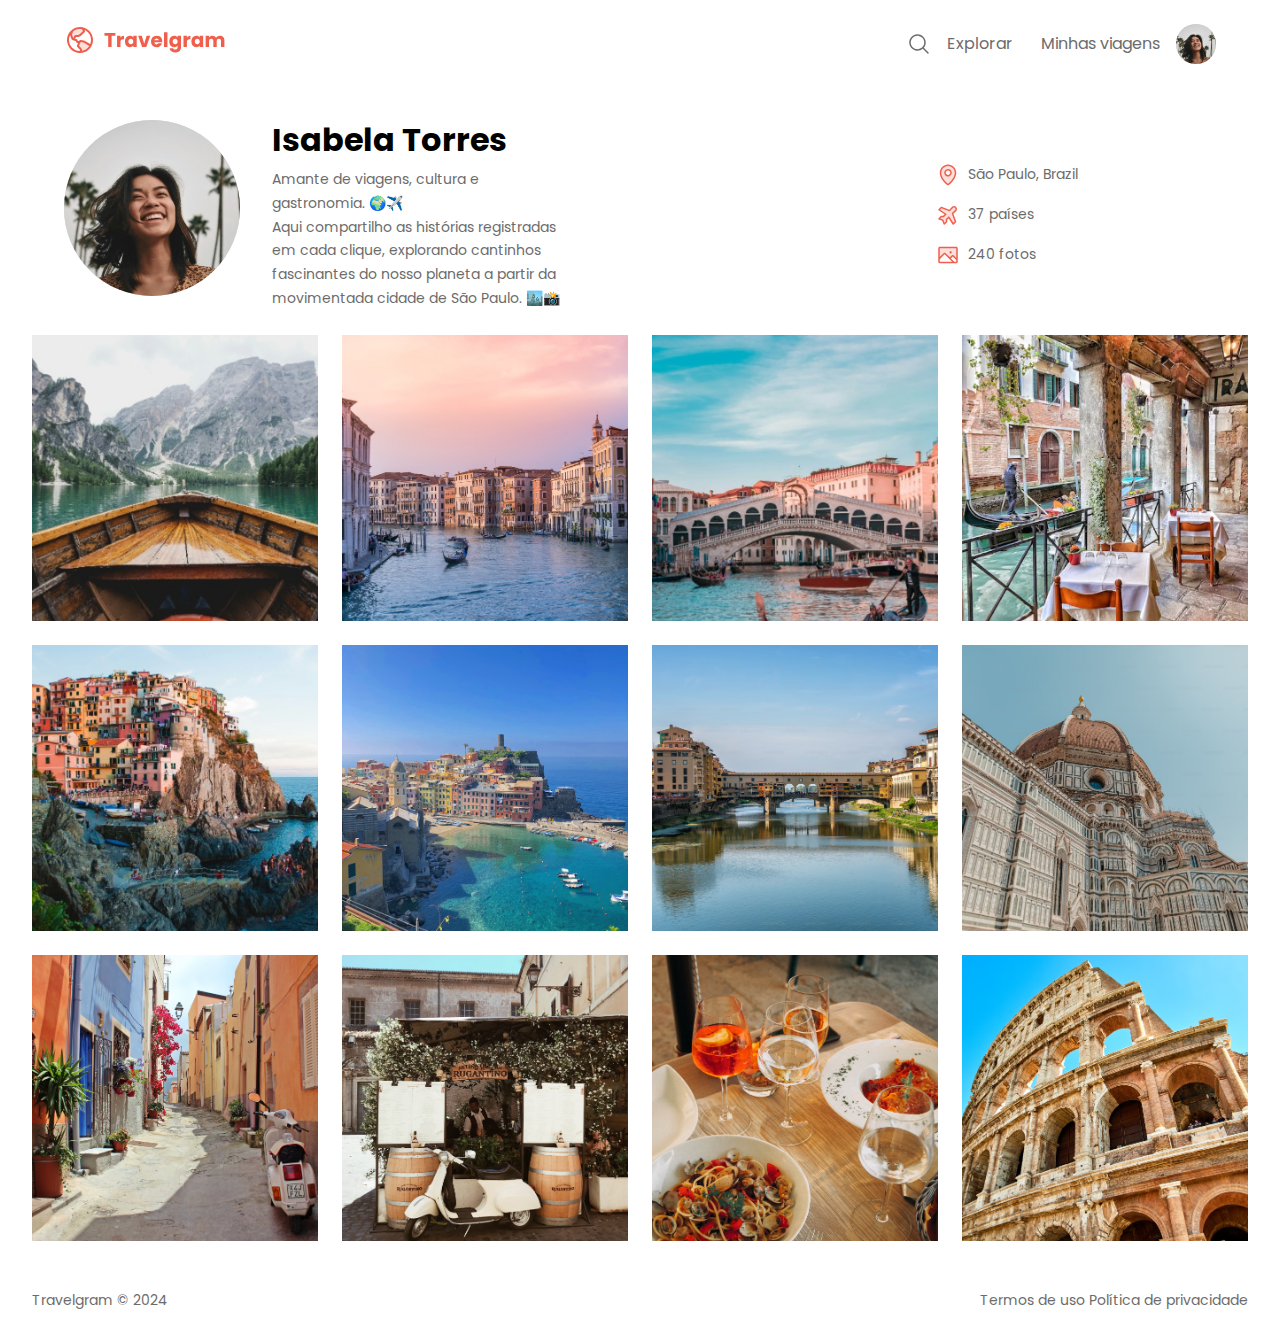
<file: index.html>
<!DOCTYPE html>
<html lang="pt-br">
<head>
  <link rel="preconnect" href="https://fonts.googleapis.com">
<link rel="preconnect" href="https://fonts.gstatic.com" crossorigin>
  <meta charset="UTF-8">
  <meta name="viewport" content="width=device-width, initial-scale=1.0">
  <title>Perfil de viagens</title>
  <link rel="stylesheet" href="styles/index.css">
  <link href="https://fonts.googleapis.com/css2?family=Poppins:ital,wght@0,100;0,200;0,300;0,400;0,500;0,600;0,700;0,800;0,900;1,100;1,200;1,300;1,400;1,500;1,600;1,700;1,800;1,900&display=swap" rel="stylesheet">
</head>
<body>
  <main class="container">
    <div class="px-base py-md">
      <nav>
        <img src="assets/icons/Logo.svg" alt="Logo travelgram">
        <div class="group-image">
          <img src="assets/icons/MagnifyingGlass.svg" alt="">
          <div class="desktop-only nav-text">
            <h2>Explorar</h2>
            <h2>Minhas viagens</h2>
          </div>
          <img src="assets/profile-pic.svg" alt="Imagem de Isabela Torres">
        </div>
      </nav>
      <section class="even-column profile-infos">
        <img src="assets/profile-pic.svg" alt="Imagem de Isabela Torres">
        <div class="biography-wrapper">
          <h1>Isabela Torres</h1>
          <p>Amante de viagens, cultura e gastronomia. 🌍✈️<br>
            Aqui compartilho as histórias registradas em cada clique, explorando cantinhos fascinantes do nosso planeta a partir da movimentada cidade de São Paulo. 🏙️📸
          </p>
        </div>
        <div>
          <ul role="list">
            <li>
              <img src="assets/icons/MapPin.svg" alt="">
              <span>São Paulo, Brazil</span>
            </li>
            <li>
              <img src="assets/icons/AirplaneTilt.svg" alt="">
              <span>37 países</span>
            </li>
            <li>
              <img src="assets/icons/Image.svg" alt="">
              <span>240 fotos</span>
            </li>
          </ul>
        </div>
      </section>
    </div>
    <section class="images-wrapper">
      <img src="assets/Image 01.png" alt="">
      <img src="assets/Image 02.png" alt="">
      <img src="assets/Image 03.png" alt="">
      <img src="assets/Image 04.png" alt="">
      <img src="assets/Image 05.png" alt="">
      <img src="assets/Image 06.png" alt="">
      <img src="assets/Image 07.png" alt="">
      <img src="assets/Image 08.png" alt="">
      <img src="assets/Image 09.png" alt="">
      <img src="assets/Image 10.png" alt="">
      <img src="assets/Image 11.png" alt="">
      <img src="assets/Image 12.png" alt="">
    </section>

    <footer class="even-column">
      <span>Travelgram © 2024</span>
      <div class="terms-wrapper">
        <span>Termos de uso</span>
        <span>Política de privacidade</span>
      </div>
    </footer>
  </main>
</body>
</html>
</file>
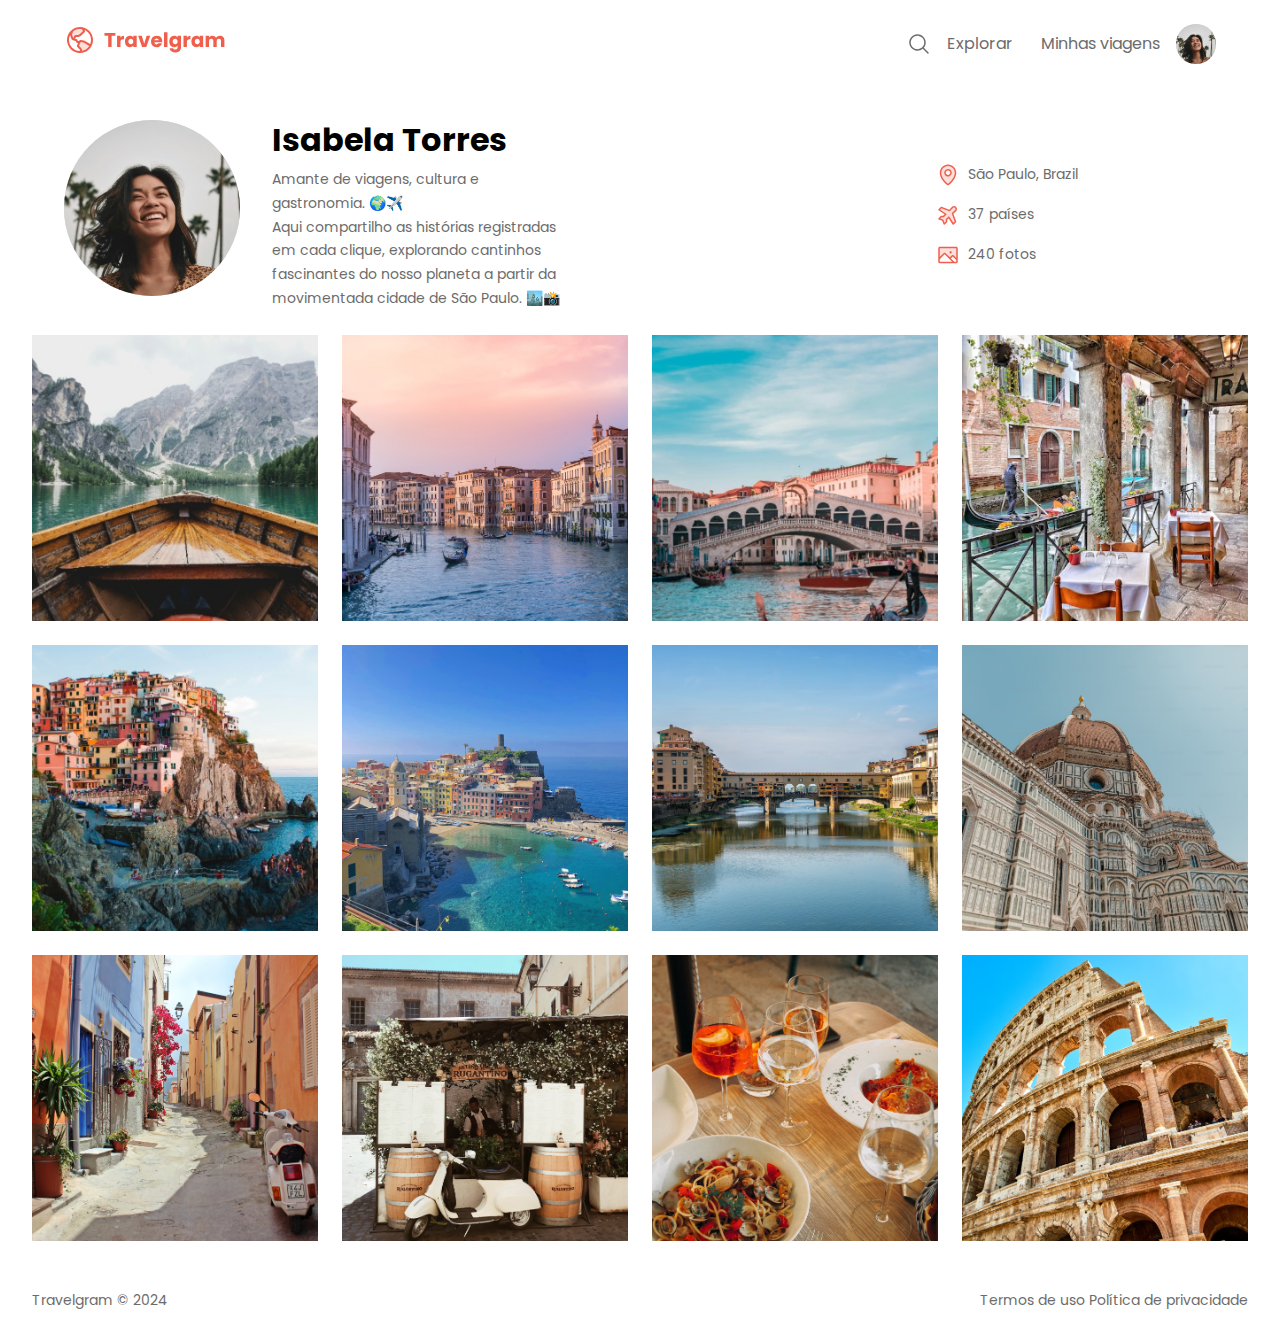
<file: perfil-de-viagens/index.html>
<!DOCTYPE html>
<html lang="pt-br">
<head>
  <link rel="preconnect" href="https://fonts.googleapis.com">
<link rel="preconnect" href="https://fonts.gstatic.com" crossorigin>
  <meta charset="UTF-8">
  <meta name="viewport" content="width=device-width, initial-scale=1.0">
  <title>Document</title>
  <link rel="stylesheet" href="styles/index.css">
  <link href="https://fonts.googleapis.com/css2?family=Poppins:ital,wght@0,100;0,200;0,300;0,400;0,500;0,600;0,700;0,800;0,900;1,100;1,200;1,300;1,400;1,500;1,600;1,700;1,800;1,900&display=swap" rel="stylesheet">
</head>
<body>
  <main class="container">
    <div class="px-base py-md">
      <nav>
        <img src="assets/icons/Logo.svg" alt="Logo travelgram">
        <div class="group-image">
          <img src="assets/icons/MagnifyingGlass.svg" alt="">
          <div class="desktop-only nav-text">
            <h2>Explorar</h2>
            <h2>Minhas viagens</h2>
          </div>
          <img src="assets/profile-pic.svg" alt="Imagem de Isabela Torres">
        </div>
      </nav>
      <section class="even-column profile-infos">
        <img src="assets/profile-pic.svg" alt="Imagem de Isabela Torres">
        <div class="biography-wrapper">
          <h1>Isabela Torres</h1>
          <p>Amante de viagens, cultura e gastronomia. 🌍✈️<br>
            Aqui compartilho as histórias registradas em cada clique, explorando cantinhos fascinantes do nosso planeta a partir da movimentada cidade de São Paulo. 🏙️📸
          </p>
        </div>
        <div>
          <ul role="list">
            <li>
              <img src="assets/icons/MapPin.svg" alt="">
              <span>São Paulo, Brazil</span>
            </li>
            <li>
              <img src="assets/icons/AirplaneTilt.svg" alt="">
              <span>37 países</span>
            </li>
            <li>
              <img src="assets/icons/Image.svg" alt="">
              <span>240 fotos</span>
            </li>
          </ul>
        </div>
      </section>
    </div>
    <section class="images-wrapper">
      <img src="assets/Image 01.png" alt="">
      <img src="assets/Image 02.png" alt="">
      <img src="assets/Image 03.png" alt="">
      <img src="assets/Image 04.png" alt="">
      <img src="assets/Image 05.png" alt="">
      <img src="assets/Image 06.png" alt="">
      <img src="assets/Image 07.png" alt="">
      <img src="assets/Image 08.png" alt="">
      <img src="assets/Image 09.png" alt="">
      <img src="assets/Image 10.png" alt="">
      <img src="assets/Image 11.png" alt="">
      <img src="assets/Image 12.png" alt="">
    </section>

    <footer class="even-column">
      <span>Travelgram © 2024</span>
      <div class="terms-wrapper">
        <span>Termos de uso</span>
        <span>Política de privacidade</span>
      </div>
    </footer>
  </main>
</body>
</html>
</file>
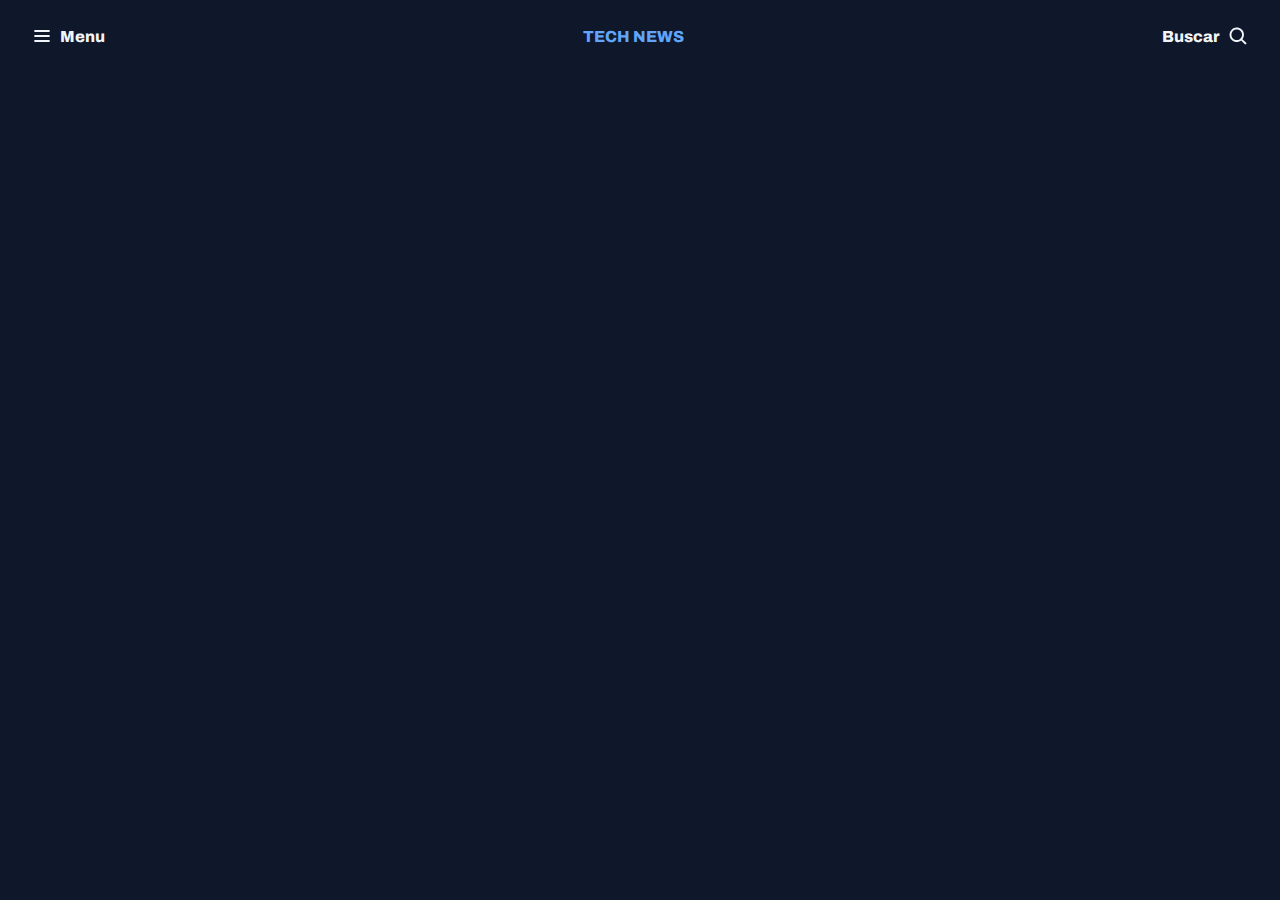
<file: portal-de-noticias/index.html>
<!DOCTYPE html>
<html lang="pt-br">
<head>
  <link rel="preconnect" href="https://fonts.googleapis.com">
  <link rel="preconnect" href="https://fonts.gstatic.com" crossorigin>
  <meta charset="UTF-8">
  <meta name="viewport" content="width=device-width, initial-scale=1.0">
  <link rel="stylesheet" href="styles/index.css">
  <link href="https://fonts.googleapis.com/css2?family=Archivo:ital,wght@0,100..900;1,100..900&display=swap" rel="stylesheet">
  <title>Portal de notícias</title>
</head>
<body>
  <main>
    <div class="main-container">
      <header class="flex py-md px-md">
        <div class="menu-bar">
          <img src="assets/icons/list.svg" alt="">
          <span class="desktop-only">Menu</span>
        </div>
        <h1>TECH NEWS</h1>
        <div class="search-bar">
          <span class="desktop-only">Buscar</span>
          <img src="assets/icons/magnifyingGlass.svg" alt="">
        </div>
        <nav></nav>
      </header>
    </div>
  </main>
</body>
</html>
</file>
<file: styles/index.css>
@import url(global.css);
@import url(utility.css);
@import url(nav.css);
@import url(section.css);
@import url(footer.css);
</file>
<file: perfil-de-viagens/styles/index.css>
@import url(global.css);
@import url(utility.css);
@import url(nav.css);
@import url(section.css);
@import url(footer.css);
</file>
<file: portal-de-noticias/styles/index.css>
@import url(global.css);
@import url(utility.css);
@import url(header.css);
@import url(section.css);
</file>
